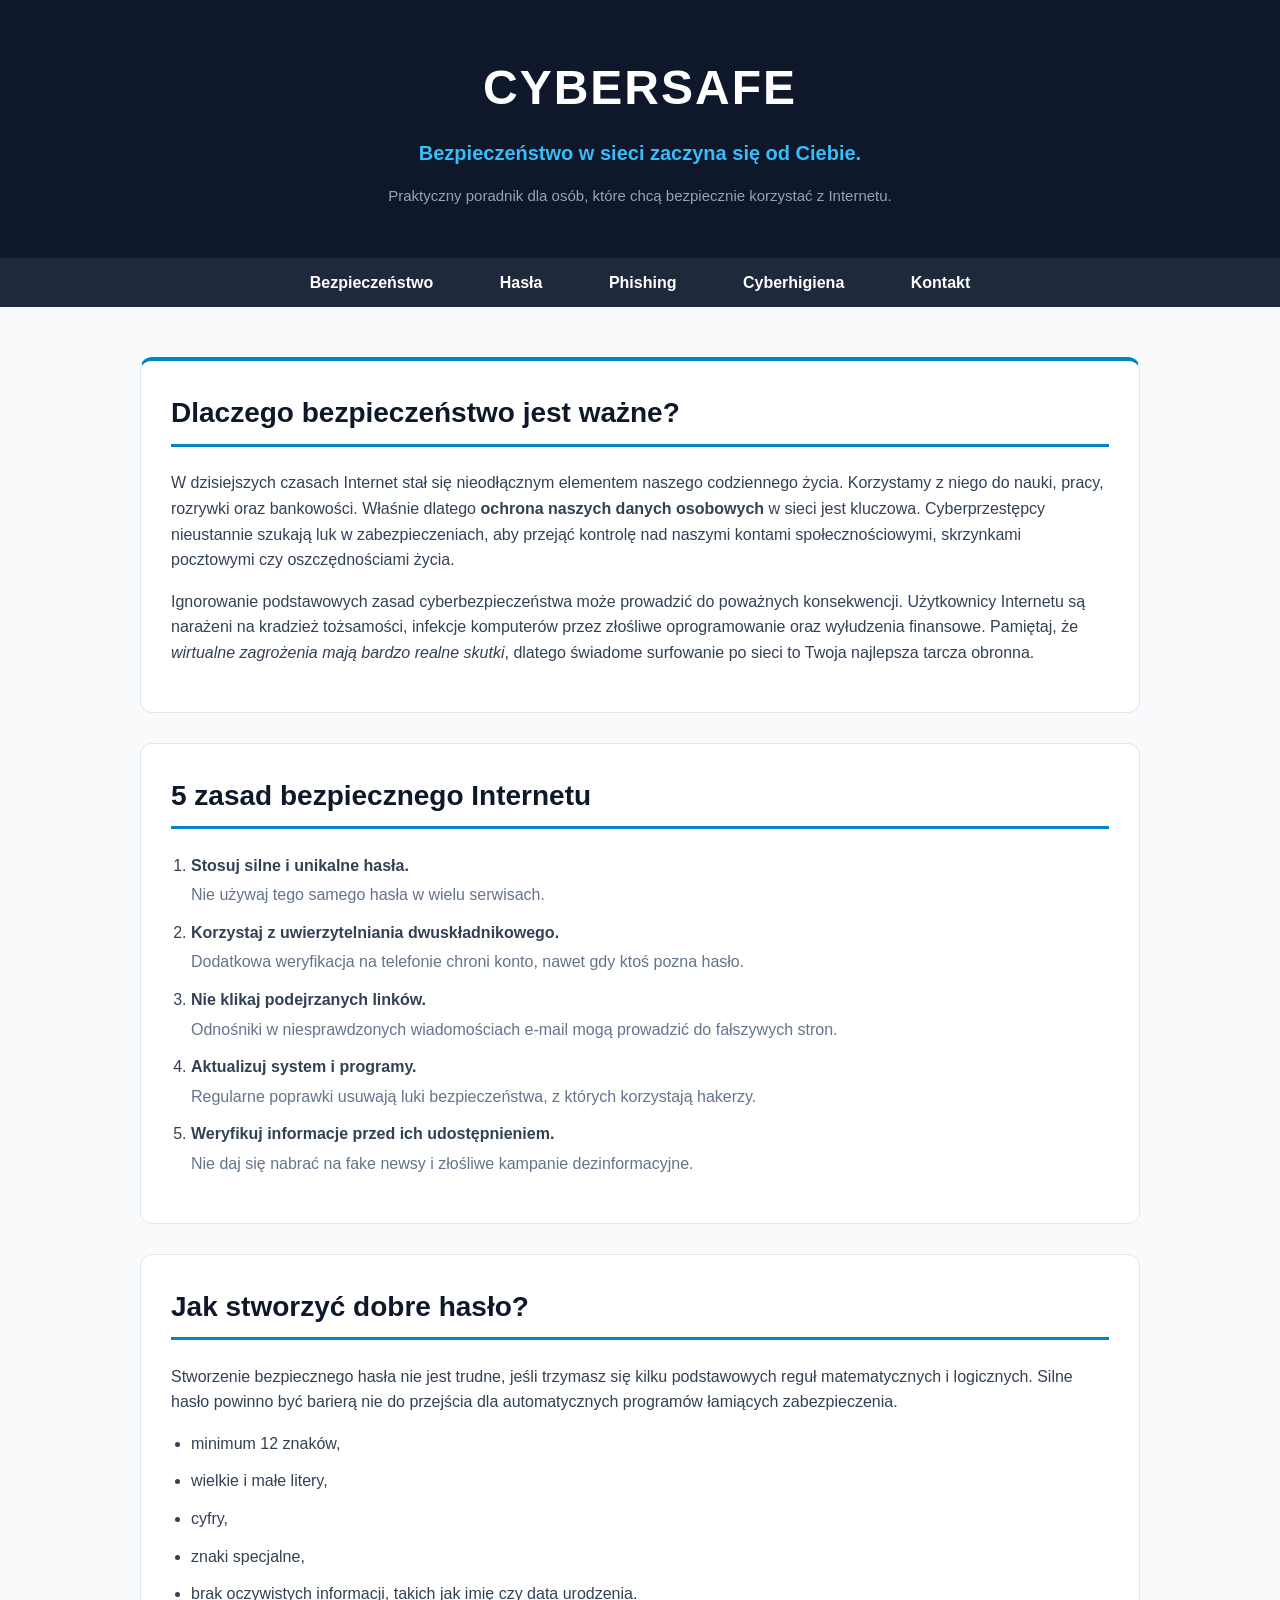
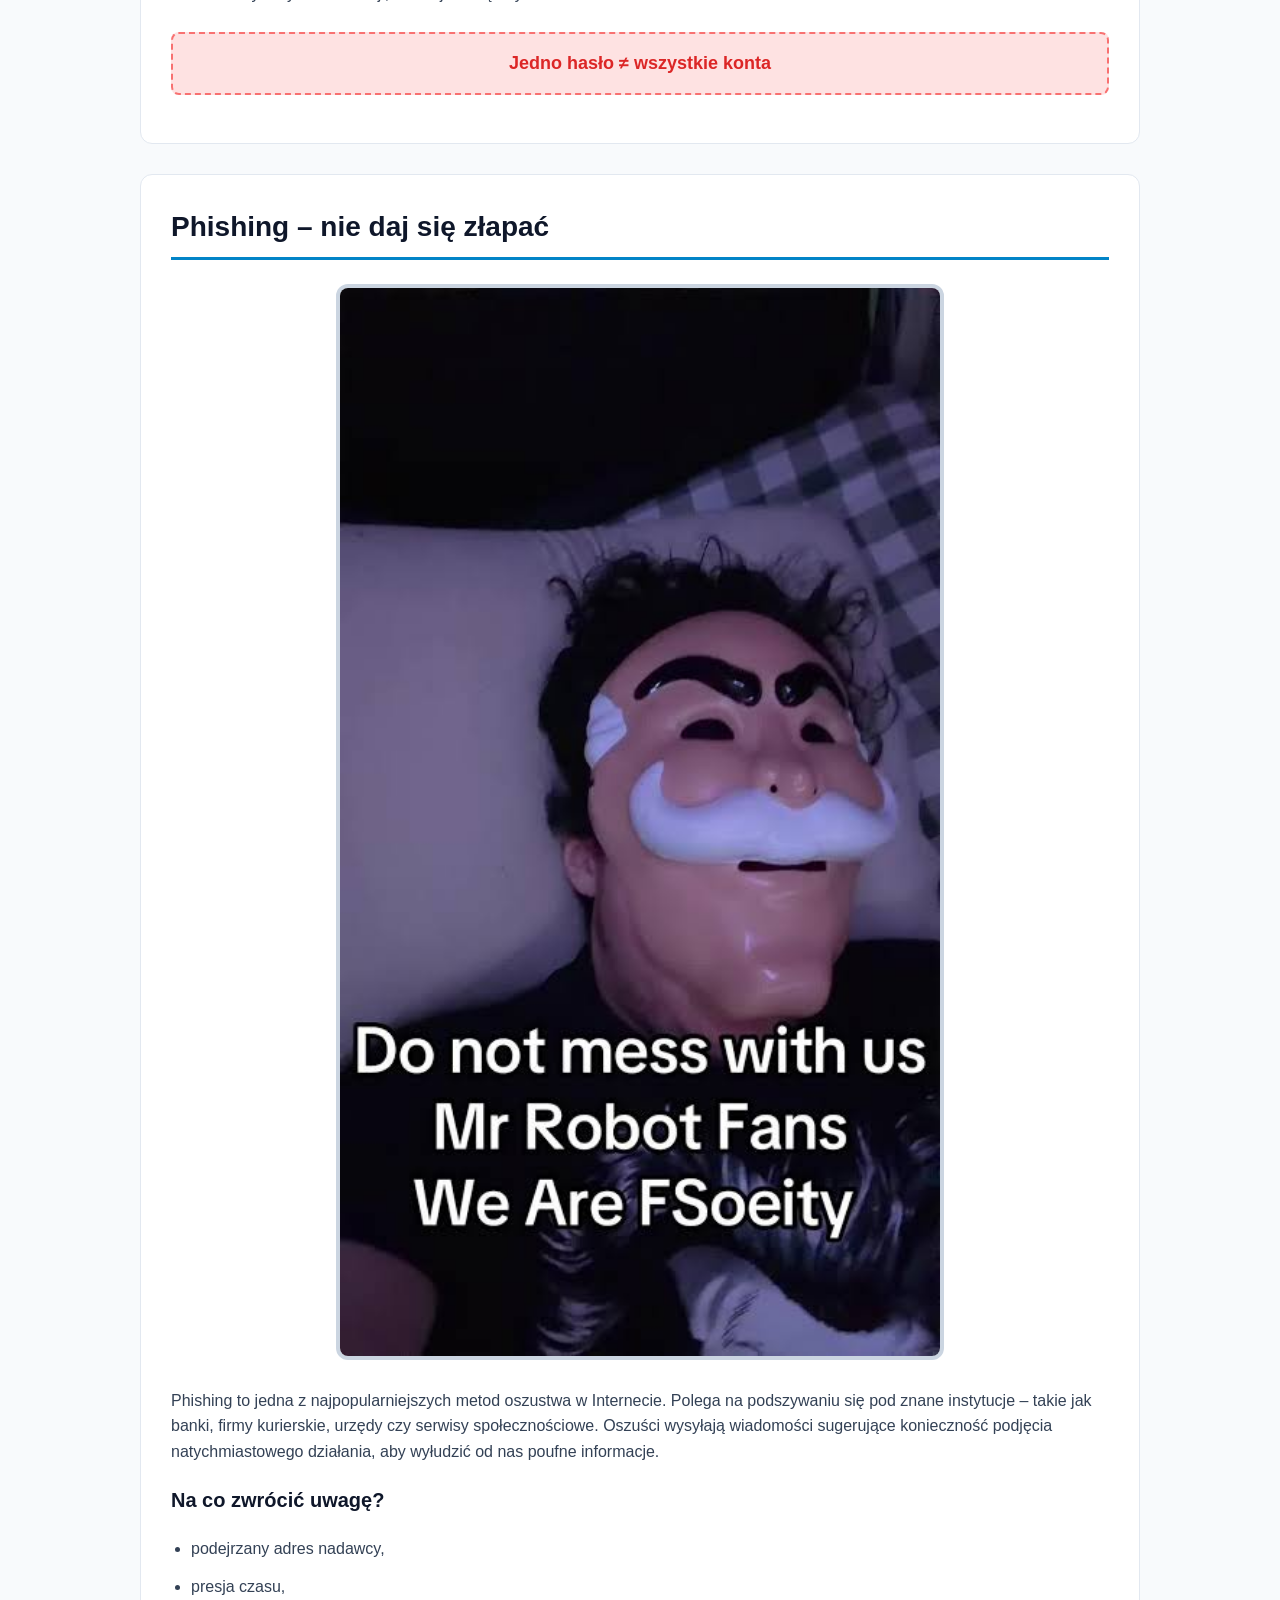
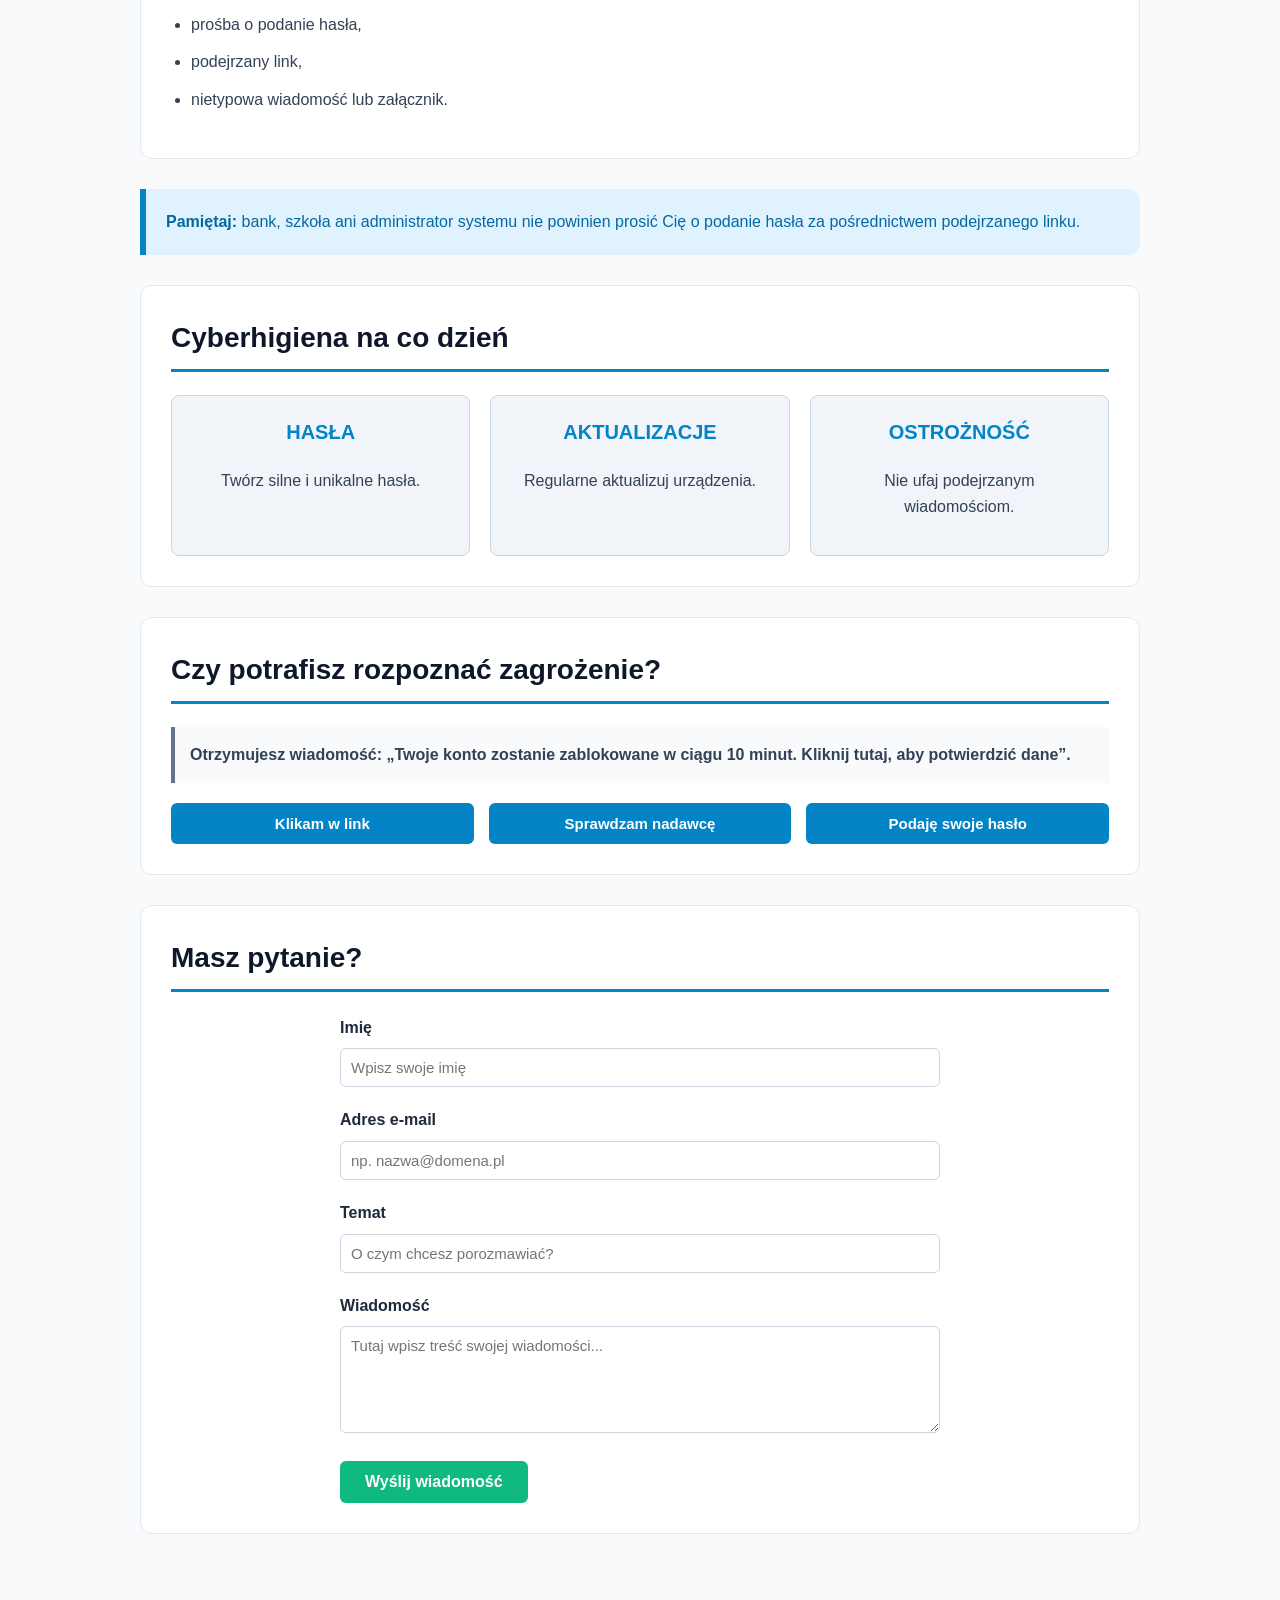
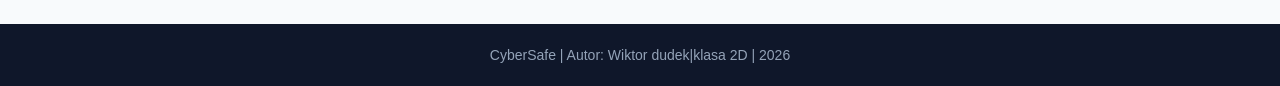
<file: W.D/Prace Witryny/Praca 2/index.html>
<!DOCTYPE html>
<html lang="pl">
<head>
    <meta charset="UTF-8">
    <meta name="viewport" content="width=device-width, initial-scale=1.0">
    <title>CyberSafe – poradnik bezpiecznego Internetu</title>
    <link rel="stylesheet" href="style.css">
</head>
<body>

    <header>
        <h1>CyberSafe</h1>
        <p class="header-tagline">Bezpieczeństwo w sieci zaczyna się od Ciebie.</p>
        <p class="header-info">Praktyczny poradnik dla osób, które chcą bezpiecznie korzystać z Internetu.</p>
    </header>

    <nav>
        <a href="#bezpieczenstwo">Bezpieczeństwo</a>
        <a href="#zasady">Hasła</a>
        <a href="#phishing">Phishing</a>
        <a href="#cyberhigiena">Cyberhigiena</a>
        <a href="#kontakt">Kontakt</a>
    </nav>

    <main>
        <section id="bezpieczenstwo">
            <h2>Dlaczego bezpieczeństwo jest ważne?</h2>
            <p>W dzisiejszych czasach Internet stał się nieodłącznym elementem naszego codziennego życia. Korzystamy z niego do nauki, pracy, rozrywki oraz bankowości. Właśnie dlatego <strong>ochrona naszych danych osobowych</strong> w sieci jest kluczowa. Cyberprzestępcy nieustannie szukają luk w zabezpieczeniach, aby przejąć kontrolę nad naszymi kontami społecznościowymi, skrzynkami pocztowymi czy oszczędnościami życia.</p>
            <p>Ignorowanie podstawowych zasad cyberbezpieczeństwa może prowadzić do poważnych konsekwencji. Użytkownicy Internetu są narażeni na kradzież tożsamości, infekcje komputerów przez złośliwe oprogramowanie oraz wyłudzenia finansowe. Pamiętaj, że <em>wirtualne zagrożenia mają bardzo realne skutki</em>, dlatego świadome surfowanie po sieci to Twoja najlepsza tarcza obronna.</p>
        </section>
        <section id="zasady">
            <h2>5 zasad bezpiecznego Internetu</h2>
            <ol>
                <li>
                    <strong>Stosuj silne i unikalne hasła.</strong>
                    <p>Nie używaj tego samego hasła w wielu serwisach.</p>
                </li>
                <li>
                    <strong>Korzystaj z uwierzytelniania dwuskładnikowego.</strong>
                    <p>Dodatkowa weryfikacja na telefonie chroni konto, nawet gdy ktoś pozna hasło.</p>
                </li>
                <li>
                    <strong>Nie klikaj podejrzanych linków.</strong>
                    <p>Odnośniki w niesprawdzonych wiadomościach e-mail mogą prowadzić do fałszywych stron.</p>
                </li>
                <li>
                    <strong>Aktualizuj system i programy.</strong>
                    <p>Regularne poprawki usuwają luki bezpieczeństwa, z których korzystają hakerzy.</p>
                </li>
                <li>
                    <strong>Weryfikuj informacje przed ich udostępnieniem.</strong>
                    <p>Nie daj się nabrać na fake newsy i złośliwe kampanie dezinformacyjne.</p>
                </li>
            </ol>
        </section>
        <section id="haslo">
            <h2>Jak stworzyć dobre hasło?</h2>
            <p>Stworzenie bezpiecznego hasła nie jest trudne, jeśli trzymasz się kilku podstawowych reguł matematycznych i logicznych. Silne hasło powinno być barierą nie do przejścia dla automatycznych programów łamiących zabezpieczenia.</p>
            
            <ul>
                <li>minimum 12 znaków,</li>
                <li>wielkie i małe litery,</li>
                <li>cyfry,</li>
                <li>znaki specjalne,</li>
                <li>brak oczywistych informacji, takich jak imię czy data urodzenia.</li>
            </ul>

            <p class="alert">Jedno hasło ≠ wszystkie konta</p>
        </section>
        <section id="phishing">
            <h2>Phishing – nie daj się złapać</h2>
            <div class="image-container">
                <img src="cyber.jpg" alt="Ilustracja przedstawiająca cyberbezpieczeństwo i ochronę przed phishingiem w sieci">
            </div>
            <p>Phishing to jedna z najpopularniejszych metod oszustwa w Internecie. Polega na podszywaniu się pod znane instytucje – takie jak banki, firmy kurierskie, urzędy czy serwisy społecznościowe. Oszuści wysyłają wiadomości sugerujące konieczność podjęcia natychmiastowego działania, aby wyłudzić od nas poufne informacje.</p>
            <h3>Na co zwrócić uwagę?</h3>
            <ul>
                <li>podejrzany adres nadawcy,</li>
                <li>presja czasu,</li>
                <li>prośba o podanie hasła,</li>
                <li>podejrzany link,</li>
                <li>nietypowa wiadomość lub załącznik.</li>
            </ul>
        </section>
        <div class="important-box">
            <p><strong>Pamiętaj:</strong> bank, szkoła ani administrator systemu nie powinien prosić Cię o podanie hasła za pośrednictwem podejrzanego linku.</p>
        </div>
        <section id="cyberhigiena">
            <h2>Cyberhigiena na co dzień</h2>
            <div class="flex-container">
                <div class="card">
                    <h3>HASŁA</h3>
                    <p>Twórz silne i unikalne hasła.</p>
                </div>
                <div class="card">
                    <h3>AKTUALIZACJE</h3>
                    <p>Regularne aktualizuj urządzenia.</p>
                </div>
                <div class="card">
                    <h3>OSTROŻNOŚĆ</h3>
                    <p>Nie ufaj podejrzanym wiadomościom.</p>
                </div>
            </div>
        </section>
        <section id="quiz">
            <h2>Czy potrafisz rozpoznać zagrożenie?</h2>
            <p class="quiz-question">Otrzymujesz wiadomość: „Twoje konto zostanie zablokowane w ciągu 10 minut. Kliknij tutaj, aby potwierdzić dane”.</p>
            <div class="quiz-buttons">
                <button type="button">Klikam w link</button>
                <button type="button">Sprawdzam nadawcę</button>
                <button type="button">Podaję swoje hasło</button>
            </div>
        </section>
        <section id="kontakt">
            <h2>Masz pytanie?</h2>
            <form action="#" method="post">
                <div class="form-group">
                    <label for="name">Imię</label>
                    <input type="text" id="name" name="name" required placeholder="Wpisz swoje imię">
                </div>

                <div class="form-group">
                    <label for="email">Adres e-mail</label>
                    <input type="email" id="email" name="email" required placeholder="np. nazwa@domena.pl">
                </div>

                <div class="form-group">
                    <label for="subject">Temat</label>
                    <input type="text" id="subject" name="subject" required placeholder="O czym chcesz porozmawiać?">
                </div>

                <div class="form-group">
                    <label for="message">Wiadomość</label>
                    <textarea id="message" name="message" rows="5" required placeholder="Tutaj wpisz treść swojej wiadomości..."></textarea>
                </div>

                <button type="submit" class="btn-submit">Wyślij wiadomość</button>
            </form>
        </section>
    </main>
    <footer>
        <p>CyberSafe | Autor: Wiktor dudek|klasa 2D | 2026</p>
    </footer>
</body>
</html>
</file>
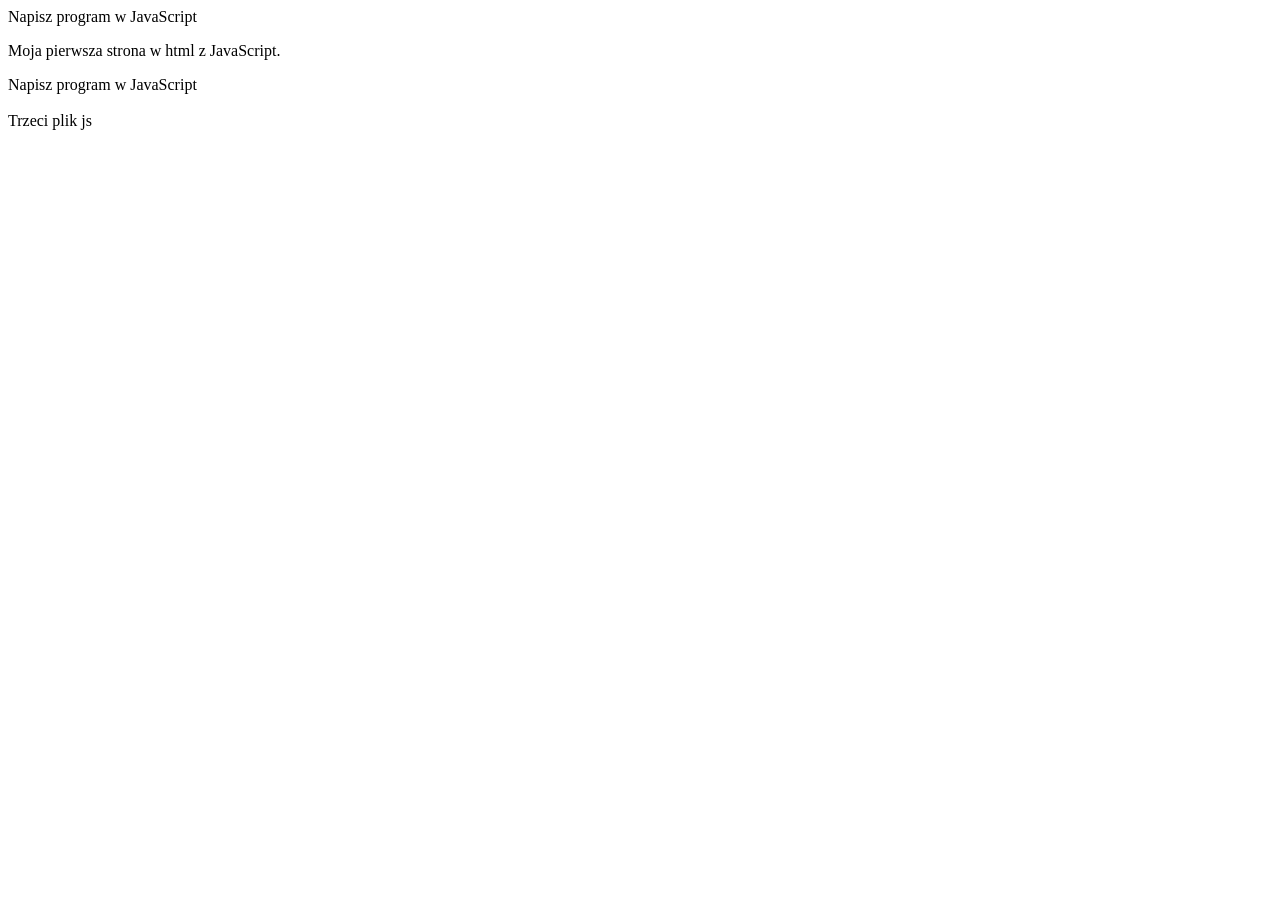
<file: W.D/Prace Java/Praca 1/Praca.html>
<!DOCTYPE html>
<html lang="en">
<head>
    <meta charset="UTF-8">
    <meta name="viewport" content="width=device-width, initial-scale=1.0">
    <title>JavaScript - Przykladowy program</title>
    <script type="text/JavaScript" src="plik.js">

    </script>

</head>
<body>
 <p>Moja pierwsza strona w html z JavaScript.</p>
 <script src="plik2.js">
 </script>
<br/>
 <script>
    document.writeln("<br/>"+"Trzeci plik js")
 </script>

</body>
</html>
</file>
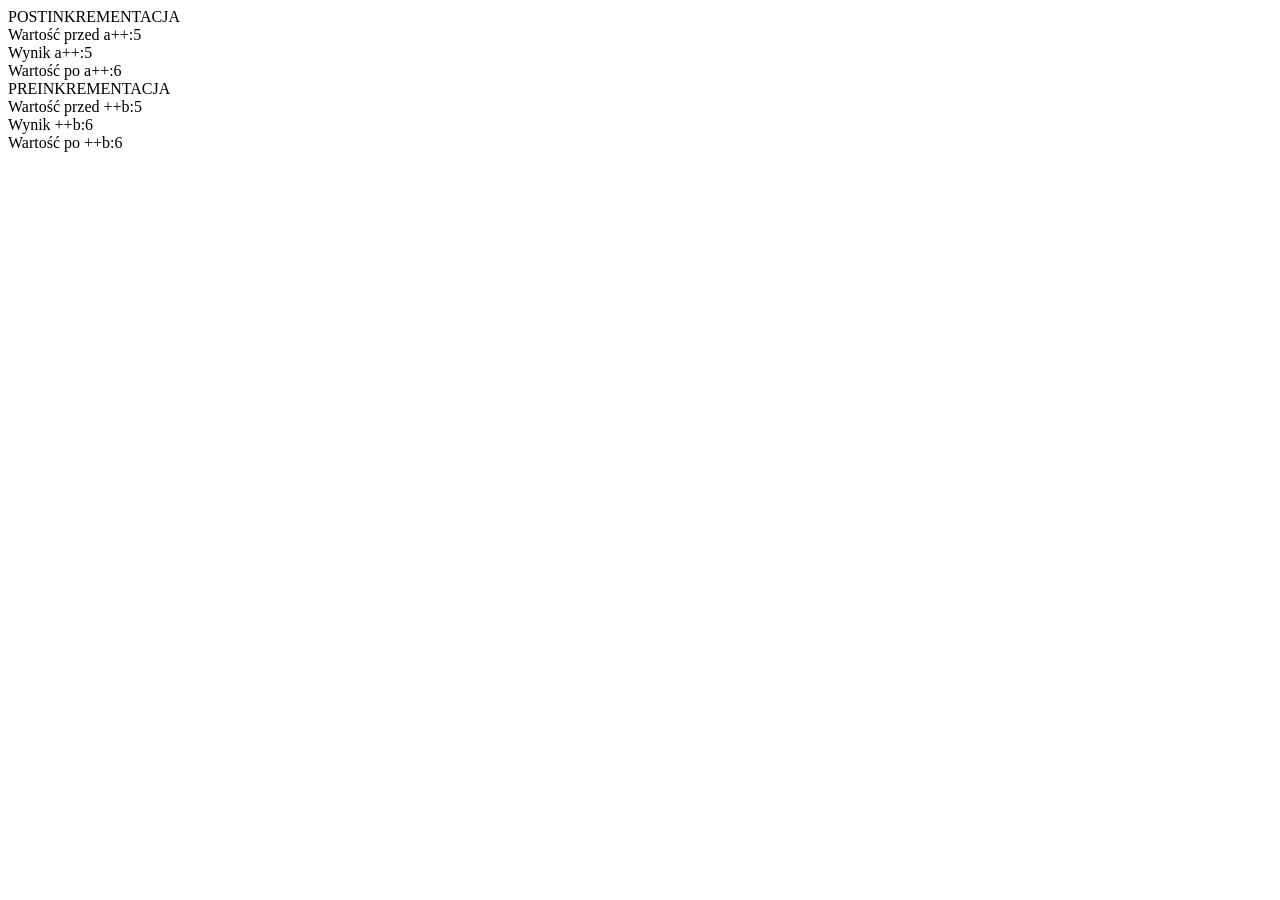
<file: W.D/Prace Java/Praca 2/Kolejna strona.html>
<!DOCTYPE html>
<html lang="pl">
<head>
<meta charset="UTF-8">
<title>Składania js </title>
</head>
<body>
<script>
// POSTINKREMENTACJA
let a = 5;
document.write("POSTINKREMENTACJA"+"<br/>");
document.write("Wartość przed a++:", a+"<br/>");
document.write("Wynik a++:", a++);
document.write("<br/>"+"Wartość po a++:", a);
// PREINKREMENTACJA
let b = 5;
document.write("<br/>"+"PREINKREMENTACJA"+"<br/>");
document.write("Wartość przed ++b:", b);
document.write("<br/>"+"Wynik ++b:", ++b);
document.write("<br/>"+"Wartość po ++b:", b);
</script>
</body>
</html>
</file>
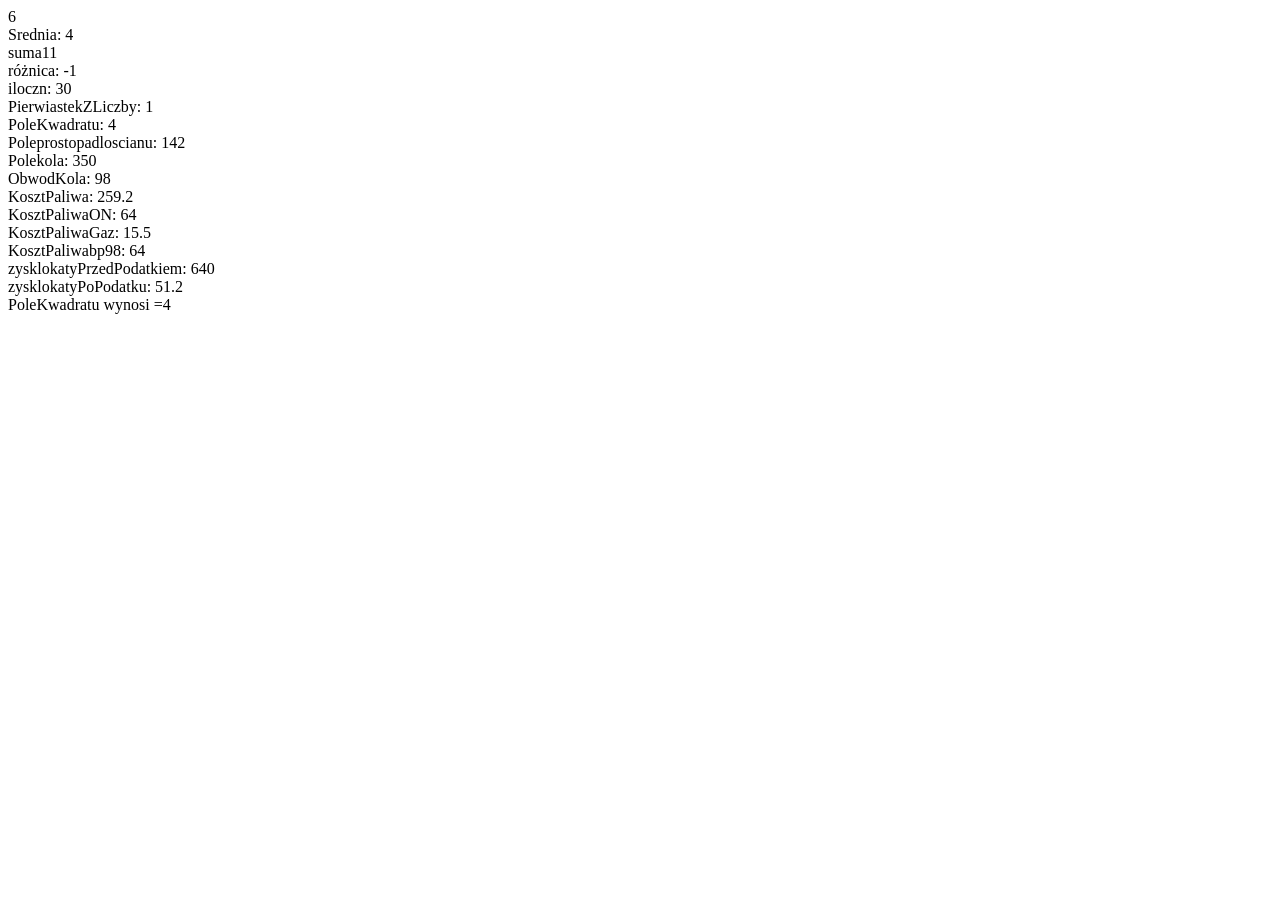
<file: W.D/Prace Java/Praca 3/ZADANIE 1 Zmienne w JavaScript.html>
<!DOCTYPE html>
<html lang="en">
<head>
    <meta charset="UTF-8">
    <meta name="viewport" content="width=device-width, initial-scale=1.0">
    <title>Document</title>
</head>
<body>
     <script src="ZADANIE 1 Zmienne w JavaScript.js">
    </script>
</body>
</html>
</file>
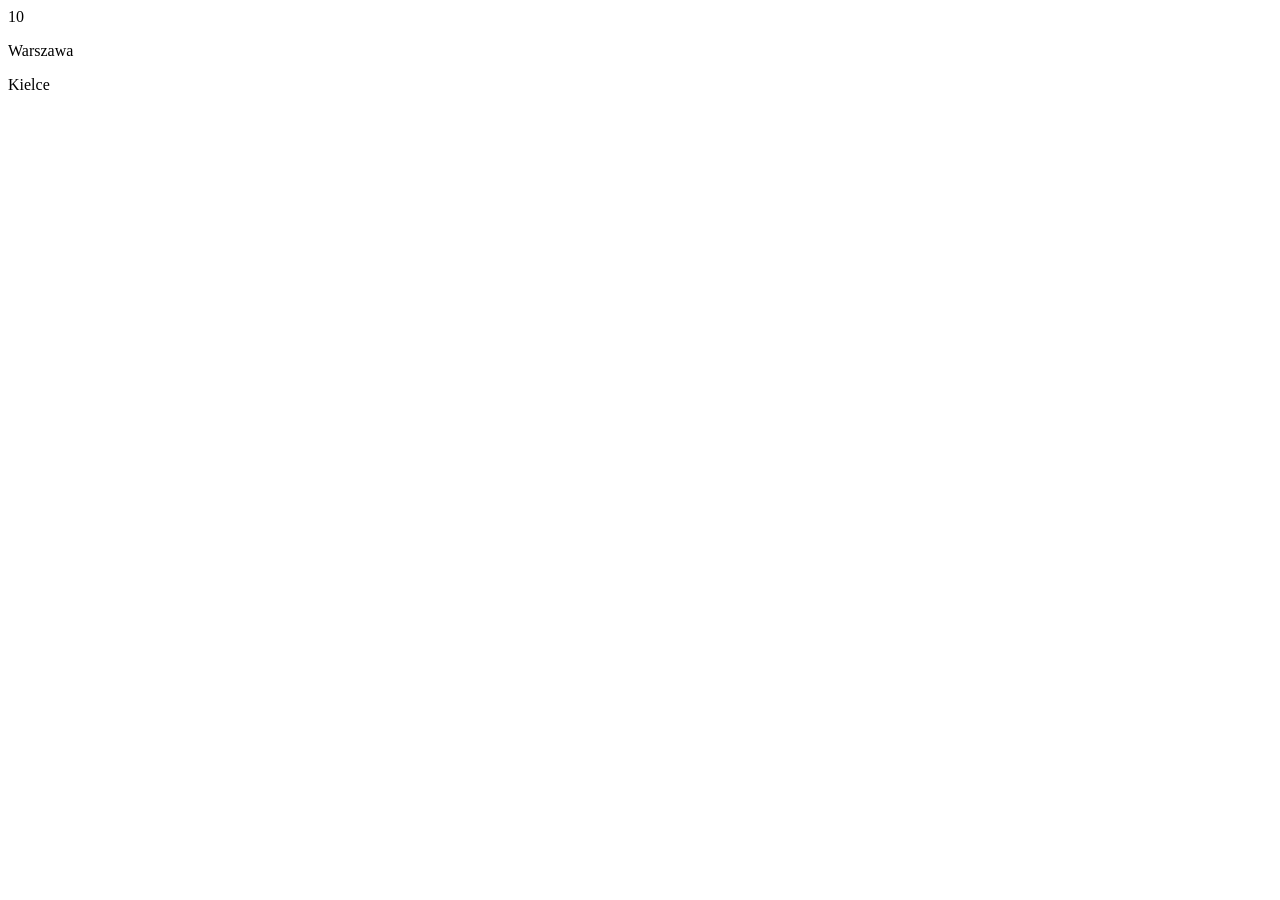
<file: W.D/Prace Java/Praca 2/1/HtmlPartObojetnie.html>
<!DOCTYPE html>
<html lang="en">
<head>
    <meta charset="UTF-8">
    <meta name="viewport" content="width=device-width, initial-scale=1.0">
    <title>Document</title>
</head>
<body>
    <script src="obojetnie.js">
    </script>
    <p>Warszawa</p>
    <p>Kielce</p>
</body>
</html>
</file>
<file: W.D/Prace Witryny/Praca 2/style.css>
body {
    background-color: #f8fafc;
    color: #334155;
    font-family: 'Segoe UI', Tahoma, Geneva, Verdana, sans-serif;
    font-size: 16px;
    font-weight: 400;
    line-height: 1.6;
    margin: 0;
    padding: 0;
}

main {
    width: 90%;
    max-width: 1000px;
    margin: 0 auto;
    padding: 20px 0;
}

section {
    background-color: #ffffff;
    margin: 30px 0;
    padding: 30px;
    border: 1px solid #e2e8f0;
    border-radius: 12px;
}

h1, h2, h3 {
    color: #0f172a;
    font-weight: 700;
}

h2 {
    font-size: 28px;
    border-bottom: 3px solid #0284c7;
    padding-bottom: 8px;
    margin-top: 0;
}

h3 {
    font-size: 20px;
    margin-top: 20px;
}

ul, ol {
    padding-left: 20px;
}

li {
    margin-bottom: 12px;
}

li p {
    margin: 4px 0 0 0;
    color: #64748b;
}

header {
    background-color: #0f172a;
    color: #ffffff;
    text-align: center;
    padding: 50px 20px;
    min-height: 120px;
}

header h1 {
    color: #ffffff;
    font-size: 48px;
    margin: 0 0 10px 0;
    text-transform: uppercase;
    letter-spacing: 2px;
}

.header-tagline {
    font-size: 20px;
    font-weight: 600;
    color: #38bdf8;
    margin: 0 0 15px 0;
}

.header-info {
    font-size: 15px;
    color: #94a3b8;
    margin: 0;
}

nav {
    background-color: #1e293b;
    text-align: center;
    padding: 12px 0;
}

nav a {
    color: #ffffff;
    text-decoration: none;
    font-weight: 600;
    font-size: 16px;
    margin: 0 15px;
    padding: 8px 16px;
    border-radius: 6px;
}

nav a:hover {
    background-color: #0284c7;
    color: #ffffff;
}

.image-container {
    text-align: center;
    margin: 20px 0;
}

img {
    width: 100%;
    max-width: 600px;
    border: 4px solid #cbd5e1;
    border-radius: 12px;
}

.alert {
    background-color: #fee2e2;
    color: #dc2626;
    font-weight: 700;
    text-align: center;
    padding: 15px;
    border: 2px dashed #f87171;
    border-radius: 8px;
    margin-top: 25px;
    font-size: 18px;
}

.important-box {
    background-color: #e0f2fe;
    color: #0369a1;
    border-left: 6px solid #0284c7;
    padding: 20px;
    margin: 30px 0;
    border-radius: 0 12px 12px 0;
}

.important-box p {
    margin: 0;
}

#bezpieczenstwo {
    border-top: 4px solid #0284c7;
}

.flex-container {
    display: flex;
    gap: 20px;
    margin-top: 20px;
}

.card {
    flex: 1;
    background-color: #f1f5f9;
    padding: 20px;
    text-align: center;
    border: 1px solid #cbd5e1;
    border-radius: 8px;
}

.card h3 {
    margin-top: 0;
    color: #0284c7;
}

.card:hover {
    background-color: #e2e8f0;
    border-color: #0284c7;
    transform: translateY(-2px);
}

.quiz-question {
    font-weight: 600;
    background-color: #f8fafc;
    padding: 15px;
    border-left: 4px solid #64748b;
}

.quiz-buttons {
    display: flex;
    gap: 15px;
    margin-top: 20px;
}

.quiz-buttons button {
    flex: 1;
    background-color: #0284c7;
    color: #ffffff;
    padding: 12px 20px;
    border: none;
    border-radius: 6px;
    font-size: 15px;
    font-weight: 600;
    cursor: pointer;
}

.quiz-buttons button:hover {
    background-color: #0369a1;
}

form {
    max-width: 600px;
    margin: 0 auto;
}

.form-group {
    margin-bottom: 20px;
}

form label {
    display: block;
    margin-bottom: 8px;
    font-weight: 600;
    color: #1e293b;
}

form input, form textarea {
    width: 100%;
    padding: 10px;
    border: 1px solid #cbd5e1;
    border-radius: 6px;
    font-family: inherit;
    font-size: 15px;
    box-sizing: border-box;
}

form input:focus, form textarea:focus {
    outline: none;
    border-color: #0284c7;
    background-color: #f0f9ff;
}

.btn-submit {
    background-color: #10b981;
    color: #ffffff;
    font-size: 16px;
    font-weight: 600;
    padding: 12px 25px;
    border: none;
    border-radius: 6px;
    cursor: pointer;
    width: auto;
}

.btn-submit:hover {
    background-color: #059669;
}

footer {
    background-color: #0f172a;
    color: #94a3b8;
    text-align: center;
    padding: 20px;
    margin-top: 40px;
    font-size: 14px;
}

footer p {
    margin: 0;
}
</file>
